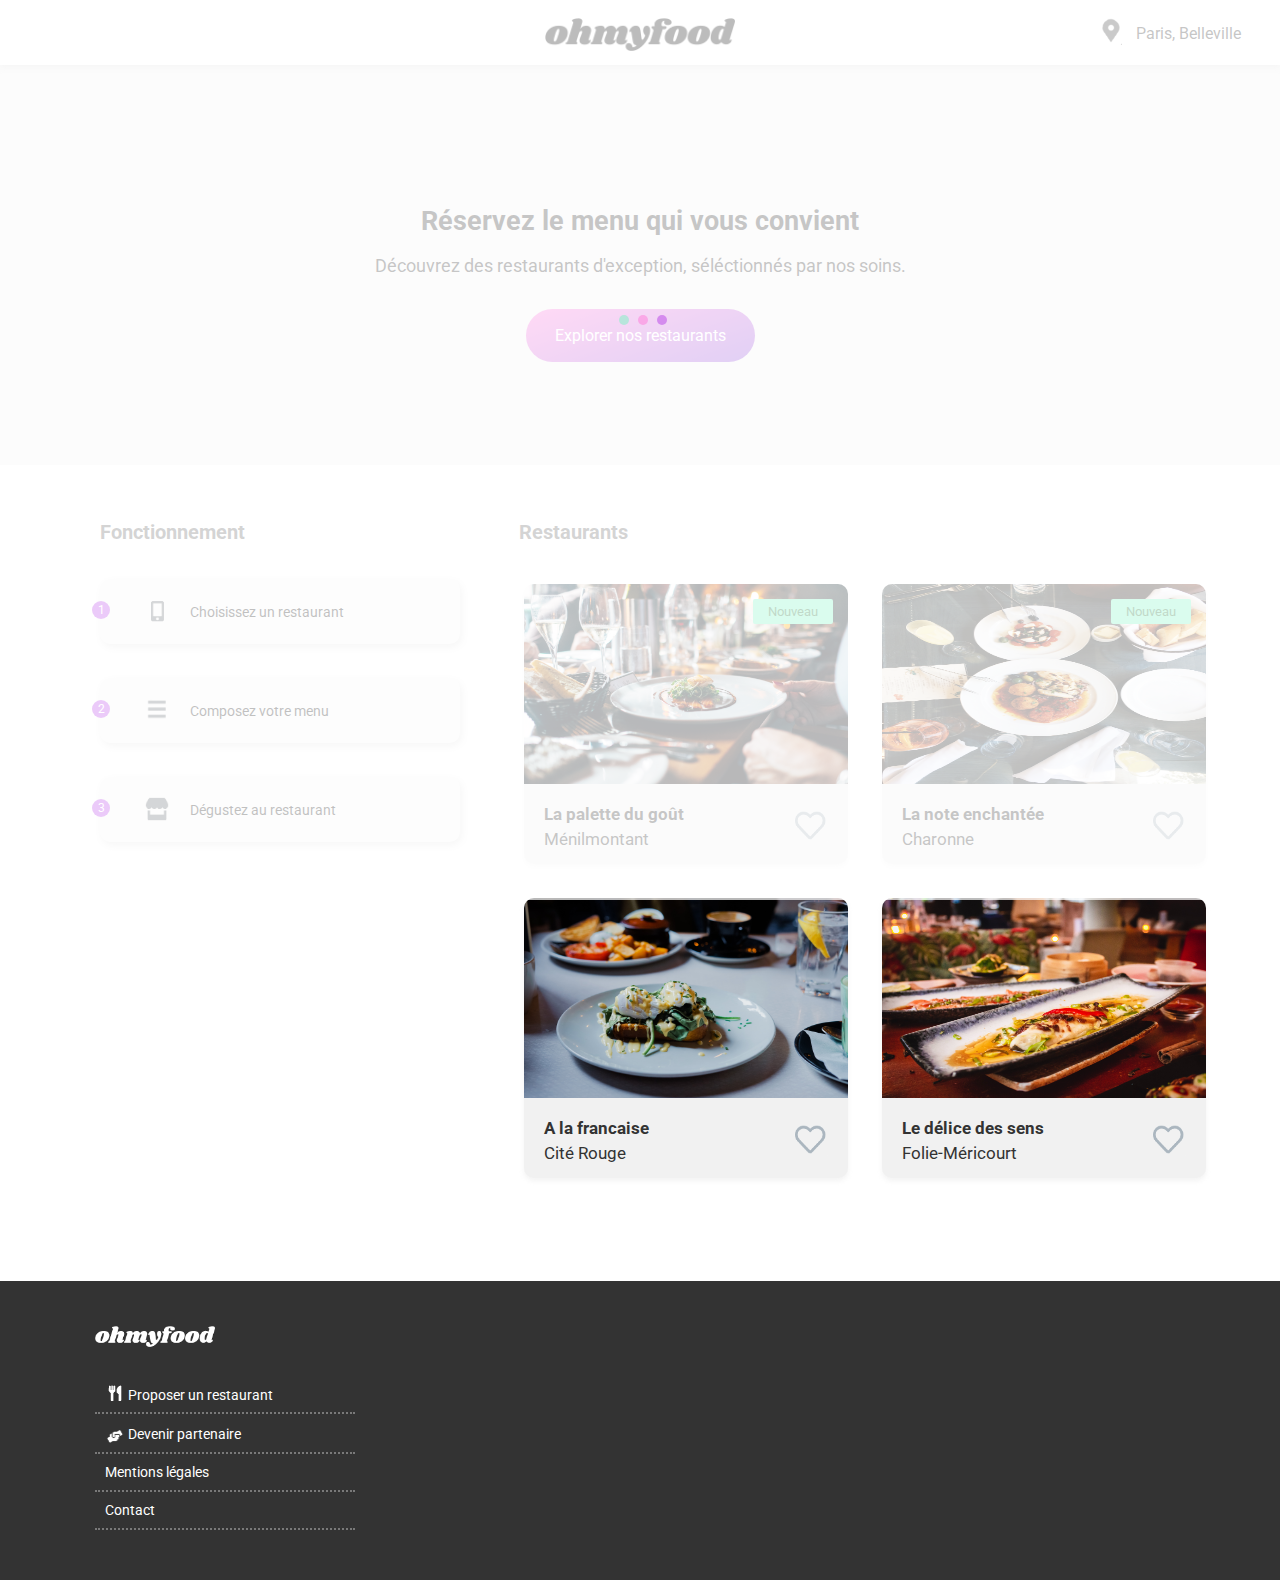
<file: index.html>
﻿<!DOCTYPE html>
<html lang="fr">
    <head>
        <meta http-equiv="Content-Type" content="text/html; charset=utf-8" />
        <meta
            name="viewport"
            content="width=device-width, target-densitydpi=device-dpi"
        />
        <link
            href="https://fonts.googleapis.com/css2?family=Roboto&family=Shrikhand&display=swap"
            rel="stylesheet"
        />
        <link rel="stylesheet" href="./style/sass/style.css" />
        <title>Ohmyfood</title>
    </head>

    <body>
        <div id="loading_content">
            <div id="load_spinner">
                <span class="l_spinner_part" id="l_spinner_part_1"></span>
                <span class="l_spinner_part" id="l_spinner_part_2"></span>
                <span class="l_spinner_part" id="l_spinner_part_3"></span>
            </div>
        </div>

        <header>
            <div class="head-navbar">
                <img
                    src="../images/logo/ohmyfood.png"
                    class="nav-banner"
                    alt="Logo principal"
                />
            </div>
            <div class="head-location">
                <div id="location-container">
                    <img
                        src="../images/logo/position_logo.png"
                        alt="Localisation"
                    />
                    <span>Paris, Belleville</span>
                </div>
            </div>
            <div class="head-intro">
                <div id="introduction">
                    <h1>Réservez le menu qui vous convient</h1>
                    <h3>
                        Découvrez des restaurants d'exception, séléctionnés par
                        nos soins.
                    </h3>
                    <div id="explore-btn">
                        <span>Explorer nos restaurants</span>
                    </div>
                </div>
            </div>
        </header>

        <section class="main-container">
            <div class="tutorial-s-1">
                <h3>Fonctionnement</h3>
                <div class="tutorial-title">
                    <span class="tuto-number">1</span>
                    <img src="../images/logo/phone_logo.png" alt="Phone logo" />
                    <span class="tuto-titlename">Choisissez un restaurant</span>
                </div>
                <div class="tutorial-title">
                    <span class="tuto-number">2</span>
                    <img src="../images/logo/menu_logo.png" alt="Menu logo" />
                    <span class="tuto-titlename">Composez votre menu</span>
                </div>
                <div class="tutorial-title">
                    <span class="tuto-number">3</span>
                    <img src="../images/logo/shop_logo.png" alt="Shop logo" />
                    <span class="tuto-titlename">Dégustez au restaurant</span>
                </div>
            </div>
            <div class="restaurants-s-1">
                <h3>Restaurants</h3>
                <a
                    href="restaurants/La%20palette%20du%20gout.html"
                    class="item-x"
                    ><!-- Restaurant n°1 -->
                    <div class="item-x-img">
                        <div class="item-x-badge">Nouveau</div>
                        <img
                            src="../images/restaurants/jay-wennington-N_Y88TWmGwA-unsplash.jpg"
                            alt=""
                        />
                    </div>
                    <span class="item-x-name">La palette du goût</span>
                    <span class="item-x-position">Ménilmontant</span>
                    <div class="item-x-like restau-p-like"></div>
                </a>
                <a href="restaurants/La%20note%20enchantée.html" class="item-x"
                    ><!-- Restaurant n°2 -->
                    <div class="item-x-img">
                        <div class="item-x-badge">Nouveau</div>
                        <img
                            src="../images/restaurants/stil-u2Lp8tXIcjw-unsplash.jpg"
                            alt=""
                        />
                    </div>
                    <span class="item-x-name">La note enchantée</span>
                    <span class="item-x-position">Charonne</span>
                    <div class="item-x-like restau-p-like"></div>
                </a>
                <a href="restaurants/A%20la%20francaise.html" class="item-x"
                    ><!-- Restaurant n°3 -->
                    <div class="item-x-img">
                        <img
                            src="../images/restaurants/toa-heftiba-DQKerTsQwi0-unsplash.jpg"
                            alt=""
                        />
                    </div>
                    <span class="item-x-name">A la francaise</span>
                    <span class="item-x-position">Cité Rouge</span>
                    <div class="item-x-like restau-p-like"></div>
                </a>
                <a
                    href="restaurants/Le%20délice%20des%20sens.html"
                    class="item-x"
                    ><!-- Restaurant n°4 -->
                    <div class="item-x-img">
                        <img
                            src="../images/restaurants/louis-hansel-shotsoflouis-qNBGVyOCY8Q-unsplash.jpg"
                            alt=""
                        />
                    </div>
                    <span class="item-x-name">Le délice des sens</span>
                    <span class="item-x-position">Folie-Méricourt</span>
                    <div class="item-x-like restau-p-like"></div>
                </a>
            </div>
        </section>

        <footer>
            <div class="footer-sizing">
                <img
                    src="../images/logo/ohmyfood.png"
                    id="footer-logo"
                    alt="Logo principal"
                />
                <a href="#" class="footer-btns">
                    <img src="../images/logo/eat_logo.png" alt="Miam logo" />
                    Proposer un restaurant
                </a>
                <a href="#" class="footer-btns">
                    <img
                        src="../images/logo/partenariat_logo.png"
                        alt="Partenariat logo"
                    />
                    Devenir partenaire
                </a>
                <a href="#" class="footer-btns">Mentions légales</a>
                <a href="mailto:contact@ohmyfood.com" class="footer-btns"
                    >Contact</a
                >
            </div>
        </footer>
    </body>
</html>
</file>
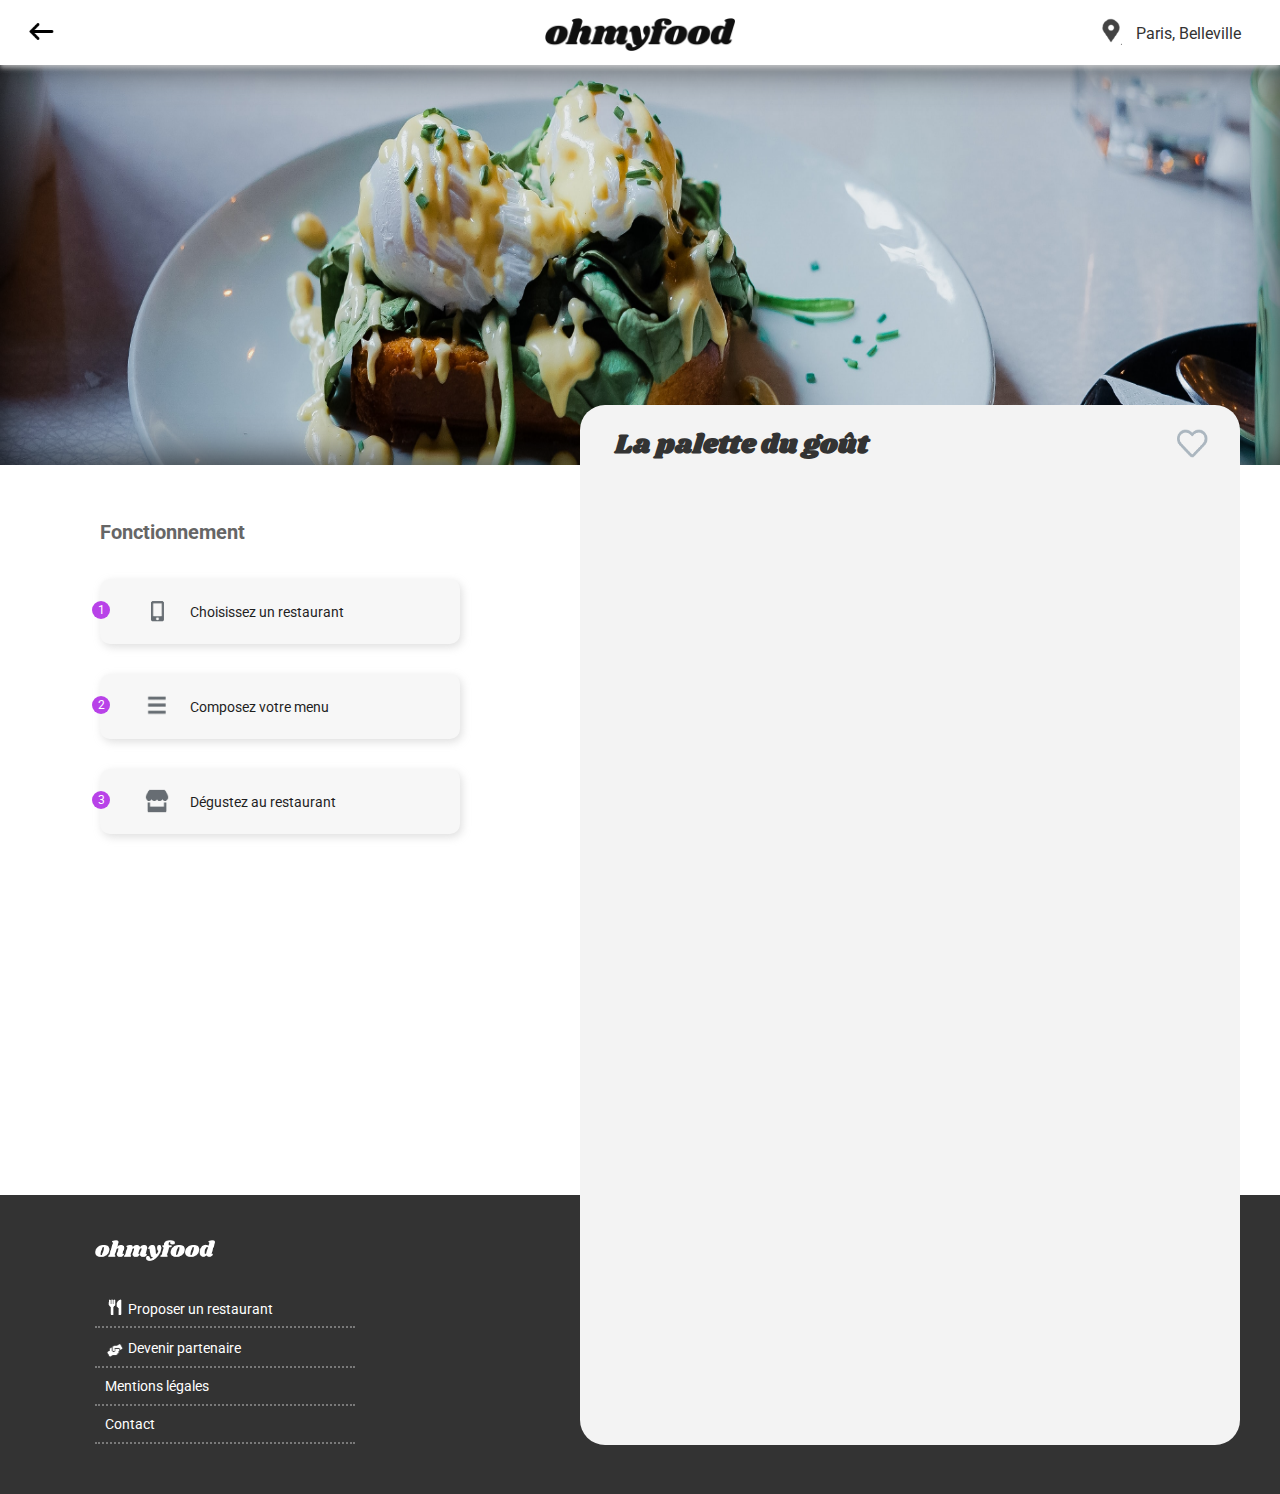
<file: restaurants/A la francaise.html>
﻿<!DOCTYPE html PUBLIC "-//W3C//DTD XHTML 1.0 Transitional//EN" "http://www.w3.org/TR/xhtml1/DTD/xhtml1-transitional.dtd">
<html xmlns="http://www.w3.org/1999/xhtml">
    <head>
        <meta http-equiv="Content-Type" content="text/html; charset=utf-8" />
        <meta
            name="viewport"
            content="width=device-width, target-densitydpi=device-dpi"
        />
        <link
            href="https://fonts.googleapis.com/css2?family=Roboto&family=Shrikhand&display=swap"
            rel="stylesheet"
        />
        <link rel="stylesheet" href="../style/sass/style.css" />
        <title>Ohmyfood</title>
    </head>

    <body>
        <header>
            <div class="head-navbar">
                <a href="../index.html">
                    <img src="../images/logo/arrow_logo.png" id="home-button" />
                </a>
                <img src="../images/logo/ohmyfood.png" class="nav-banner" />
            </div>
            <div class="head-location">
                <div id="location-container">
                    <img src="../images/logo/position_logo.png" />
                    <span>Paris, Belleville</span>
                </div>
            </div>
            <div class="head-intro head-restaurant head-background-3">
                <div id="introduction" class="hidden-intro">
                    <h1>Réservez le menu qui vous convient</h1>
                    <h3>
                        Découvrez des restaurants d'exception, séléctionnés par
                        nos soins.
                    </h3>
                    <div id="explore-btn">
                        <span>Explorer nos restaurants</span>
                    </div>
                </div>
            </div>
        </header>

        <section class="main-container">
            <div class="tutorial-s-1 hide-tutorial">
                <h3>Fonctionnement</h3>
                <div class="tutorial-title">
                    <span class="tuto-number">1</span>
                    <img src="../images/logo/phone_logo.png" />
                    <span class="tuto-titlename">Choisissez un restaurant</span>
                </div>
                <div class="tutorial-title">
                    <span class="tuto-number">2</span>
                    <img src="../images/logo/menu_logo.png" />
                    <span class="tuto-titlename">Composez votre menu</span>
                </div>
                <div class="tutorial-title">
                    <span class="tuto-number">3</span>
                    <img src="../images/logo/shop_logo.png" />
                    <span class="tuto-titlename">Dégustez au restaurant</span>
                </div>
            </div>
            <div class="menu-s-1">
                <h1>La palette du goût</h1>
                <div class="item-x-like restau-p-like"></div>
                <div class="menu-category m-cat-1">
                    <span class="m-cat-label">Entrées</span>
                    <ol class="m-content-list">
                        <li>
                            <p class="m-list-name">Tartate de poulpe acidulé</p>
                            <p class="m-list-sub">Aux zestes d'orange</p>
                            <div class="m-list-effect">
                                <span class="m-list-price">25€</span>
                            </div>
                        </li>
                        <li>
                            <p class="m-list-name">
                                Velouté de légumes d'antan
                            </p>
                            <p class="m-list-sub">
                                Carotte, panais, topinambour
                            </p>
                            <div class="m-list-effect">
                                <span class="m-list-price">35€</span>
                            </div>
                        </li>
                        <li>
                            <p class="m-list-name">Soupe à l'oignon</p>
                            <p class="m-list-sub">Revisitée</p>
                            <div class="m-list-effect">
                                <span class="m-list-price">20€</span>
                            </div>
                        </li>
                    </ol>
                </div>
                <div class="menu-category m-cat-2">
                    <span class="m-cat-label">Plats</span>
                    <ol class="m-content-list">
                        <li>
                            <p class="m-list-name">Coquilles Saint-Jacques</p>
                            <p class="m-list-sub">
                                Accompagnées d'un purée de panais
                            </p>
                            <div class="m-list-effect">
                                <span class="m-list-price">40€</span>
                            </div>
                        </li>
                        <li>
                            <p class="m-list-name">Magret de canard</p>
                            <p class="m-list-sub">
                                Et parmentier de pommes de terre
                            </p>
                            <div class="m-list-effect">
                                <span class="m-list-price">35€</span>
                            </div>
                        </li>
                        <li>
                            <p class="m-list-name">
                                Pigeonneau d'Ille-et-Vilaine
                            </p>
                            <p class="m-list-sub">
                                Sur son lit de gnocchis aux légumes
                            </p>
                            <div class="m-list-effect">
                                <span class="m-list-price">44€</span>
                            </div>
                        </li>
                    </ol>
                </div>
                <div class="menu-category m-cat-3">
                    <span class="m-cat-label">Desserts</span>
                    <ol class="m-content-list">
                        <li>
                            <p class="m-list-name">
                                Pétales de violettes glacés
                            </p>
                            <p class="m-list-sub">Et purée de noisettes</p>
                            <div class="m-list-effect">
                                <span class="m-list-price">18€</span>
                            </div>
                        </li>
                        <li>
                            <p class="m-list-name">Fondant au chocolat</p>
                            <p class="m-list-sub">Revisité</p>
                            <div class="m-list-effect">
                                <span class="m-list-price">22€</span>
                            </div>
                        </li>
                        <li>
                            <p class="m-list-name">Millefeuille croustillant</p>
                            <p class="m-list-sub">Myrtilles et pâte d'amande</p>
                            <div class="m-list-effect">
                                <span class="m-list-price">23€</span>
                            </div>
                        </li>
                    </ol>
                </div>
            </div>
        </section>

        <footer class="back-footer">
            <div class="footer-sizing">
                <img src="../images/logo/ohmyfood.png" id="footer-logo" />
                <a href="#" class="footer-btns">
                    <img src="../images/logo/eat_logo.png" />
                    Proposer un restaurant
                </a>
                <a href="#" class="footer-btns">
                    <img src="../images/logo/partenariat_logo.png" />
                    Devenir partenaire
                </a>
                <a href="#" class="footer-btns">Mentions légales</a>
                <a href="mailto:contact@ohmyfood.com" class="footer-btns"
                    >Contact</a
                >
            </div>
        </footer>
    </body>
</html>
</file>
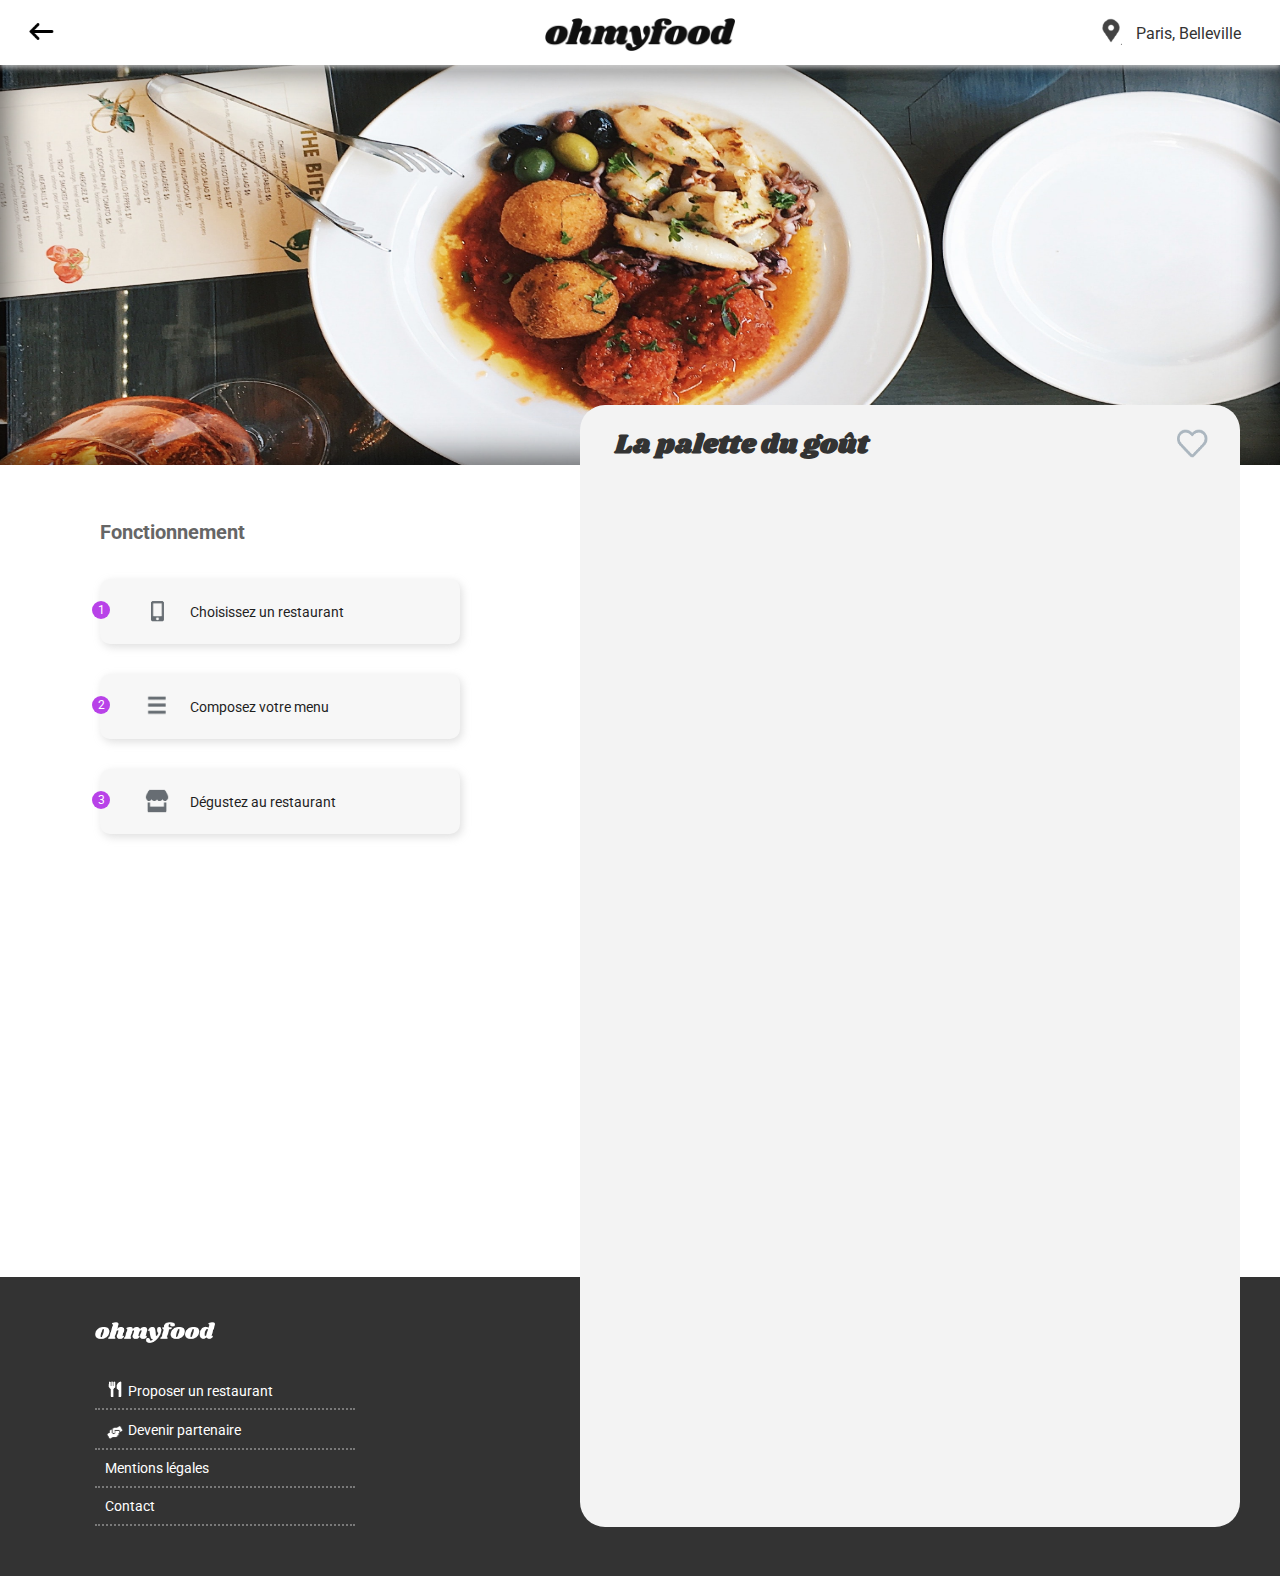
<file: restaurants/La note enchantée.html>
﻿<!DOCTYPE html PUBLIC "-//W3C//DTD XHTML 1.0 Transitional//EN" "http://www.w3.org/TR/xhtml1/DTD/xhtml1-transitional.dtd">
<html xmlns="http://www.w3.org/1999/xhtml">
    <head>
        <meta http-equiv="Content-Type" content="text/html; charset=utf-8" />
        <meta
            name="viewport"
            content="width=device-width, target-densitydpi=device-dpi"
        />
        <link
            href="https://fonts.googleapis.com/css2?family=Roboto&family=Shrikhand&display=swap"
            rel="stylesheet"
        />
        <link rel="stylesheet" href="../style/sass/style.css" />
        <title>Ohmyfood</title>
    </head>

    <body>
        <header>
            <div class="head-navbar">
                <a href="../index.html">
                    <img src="../images/logo/arrow_logo.png" id="home-button" />
                </a>
                <img src="../images/logo/ohmyfood.png" class="nav-banner" />
            </div>
            <div class="head-location">
                <div id="location-container">
                    <img src="../images/logo/position_logo.png" />
                    <span>Paris, Belleville</span>
                </div>
            </div>
            <div class="head-intro head-restaurant head-background-2">
                <div id="introduction" class="hidden-intro">
                    <h1>Réservez le menu qui vous convient</h1>
                    <h3>
                        Découvrez des restaurants d'exception, séléctionnés par
                        nos soins.
                    </h3>
                    <div id="explore-btn">
                        <span>Explorer nos restaurants</span>
                    </div>
                </div>
            </div>
        </header>

        <section class="main-container">
            <div class="tutorial-s-1 hide-tutorial">
                <h3>Fonctionnement</h3>
                <div class="tutorial-title">
                    <span class="tuto-number">1</span>
                    <img src="../images/logo/phone_logo.png" />
                    <span class="tuto-titlename">Choisissez un restaurant</span>
                </div>
                <div class="tutorial-title">
                    <span class="tuto-number">2</span>
                    <img src="../images/logo/menu_logo.png" />
                    <span class="tuto-titlename">Composez votre menu</span>
                </div>
                <div class="tutorial-title">
                    <span class="tuto-number">3</span>
                    <img src="../images/logo/shop_logo.png" />
                    <span class="tuto-titlename">Dégustez au restaurant</span>
                </div>
            </div>
            <div class="menu-s-1">
                <h1>La palette du goût</h1>
                <div class="item-x-like restau-p-like"></div>
                <div class="menu-category m-cat-1">
                    <span class="m-cat-label">Entrées</span>
                    <ol class="m-content-list">
                        <li>
                            <p class="m-list-name">Ravioles de foie gras</p>
                            <p class="m-list-sub">
                                Accompagnés de leur crème à la truffe
                            </p>
                            <div class="m-list-effect">
                                <span class="m-list-price">25€</span>
                            </div>
                        </li>
                        <li>
                            <p class="m-list-name">Caviar osciètre</p>
                            <p class="m-list-sub">
                                Sur blini à la farine de blé noir
                            </p>
                            <div class="m-list-effect">
                                <span class="m-list-price">35€</span>
                            </div>
                        </li>
                        <li>
                            <p class="m-list-name">
                                Homard et espuma de potiron
                            </p>
                            <p class="m-list-sub">Mariné aux zestes d'orange</p>
                            <div class="m-list-effect">
                                <span class="m-list-price">20€</span>
                            </div>
                        </li>
                        <li>
                            <p class="m-list-name">
                                Foie gras de canard cuit entier
                            </p>
                            <p class="m-list-sub">
                                Confiture de figue et pain toasté
                            </p>
                            <div class="m-list-effect">
                                <span class="m-list-price">35€</span>
                            </div>
                        </li>
                    </ol>
                </div>
                <div class="menu-category m-cat-2">
                    <span class="m-cat-label">Plats</span>
                    <ol class="m-content-list">
                        <li>
                            <p class="m-list-name">
                                Noix de coquilles Saint-Jacques
                            </p>
                            <p class="m-list-sub">
                                Sur lit de purée de céleri-rave
                            </p>
                            <div class="m-list-effect">
                                <span class="m-list-price">40€</span>
                            </div>
                        </li>
                        <li>
                            <p class="m-list-name">Langoustine poêlée</p>
                            <p class="m-list-sub">Purée de patate douce</p>
                            <div class="m-list-effect">
                                <span class="m-list-price">35€</span>
                            </div>
                        </li>
                        <li>
                            <p class="m-list-name">Mijoté de queue de boeuf</p>
                            <p class="m-list-sub">
                                Et riz sauvage aux zestes de citron
                            </p>
                            <div class="m-list-effect">
                                <span class="m-list-price">44€</span>
                            </div>
                        </li>
                    </ol>
                </div>
                <div class="menu-category m-cat-3">
                    <span class="m-cat-label">Desserts</span>
                    <ol class="m-content-list">
                        <li>
                            <p class="m-list-name">
                                Macaron noisette et chocolat
                            </p>
                            <p class="m-list-sub">
                                Glace au caramel brun et sel de Guérande
                            </p>
                            <div class="m-list-effect">
                                <span class="m-list-price">18€</span>
                            </div>
                        </li>
                        <li>
                            <p class="m-list-name">Baba au rhum revisité</p>
                            <p class="m-list-sub">Avec son coulis de citron</p>
                            <div class="m-list-effect">
                                <span class="m-list-price">22€</span>
                            </div>
                        </li>
                        <li>
                            <p class="m-list-name">Tarte au citron meringuée</p>
                            <p class="m-list-sub">Déstructurée</p>
                            <div class="m-list-effect">
                                <span class="m-list-price">23€</span>
                            </div>
                        </li>
                    </ol>
                </div>
            </div>
        </section>

        <footer class="back-footer">
            <div class="footer-sizing">
                <img src="../images/logo/ohmyfood.png" id="footer-logo" />
                <a href="#" class="footer-btns">
                    <img src="../images/logo/eat_logo.png" />
                    Proposer un restaurant
                </a>
                <a href="#" class="footer-btns">
                    <img src="../images/logo/partenariat_logo.png" />
                    Devenir partenaire
                </a>
                <a href="#" class="footer-btns">Mentions légales</a>
                <a href="mailto:contact@ohmyfood.com" class="footer-btns"
                    >Contact</a
                >
            </div>
        </footer>
    </body>
</html>
</file>
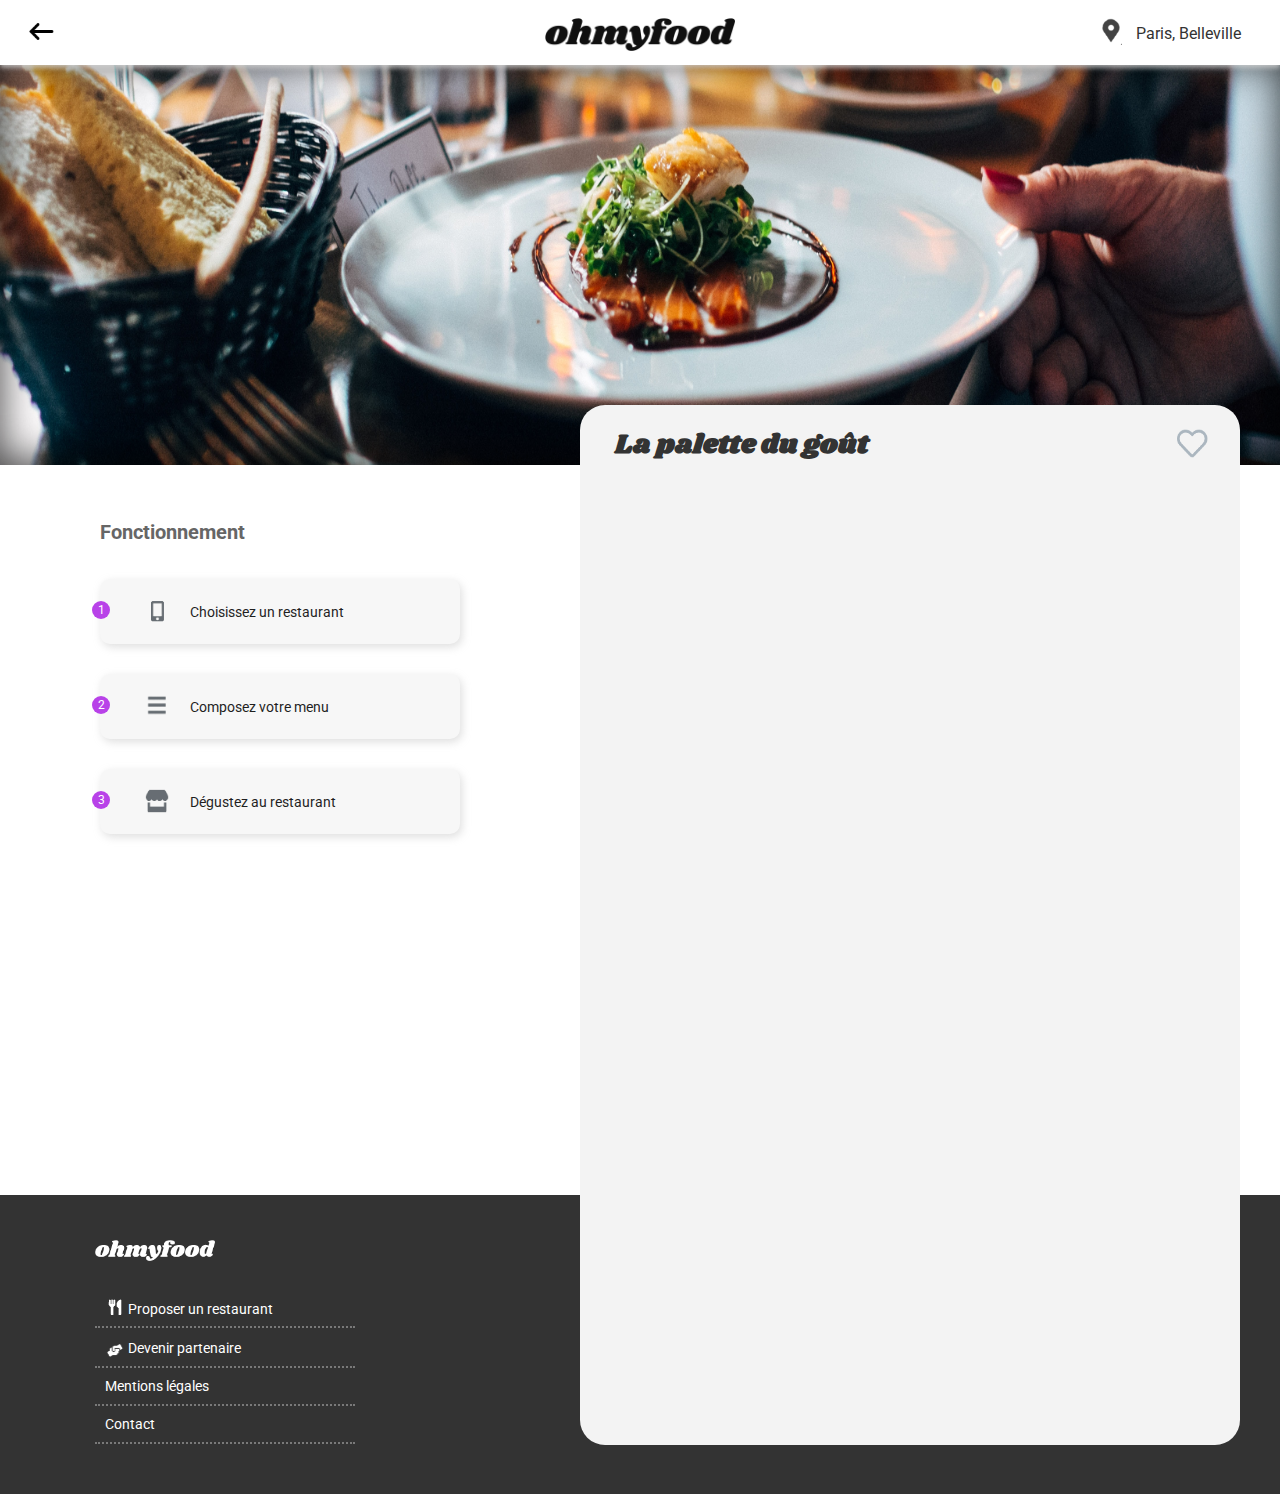
<file: restaurants/La palette du gout.html>
﻿<!DOCTYPE html PUBLIC "-//W3C//DTD XHTML 1.0 Transitional//EN" "http://www.w3.org/TR/xhtml1/DTD/xhtml1-transitional.dtd">
<html xmlns="http://www.w3.org/1999/xhtml">
    <head>
        <meta http-equiv="Content-Type" content="text/html; charset=utf-8" />
        <meta
            name="viewport"
            content="width=device-width, target-densitydpi=device-dpi"
        />
        <link
            href="https://fonts.googleapis.com/css2?family=Roboto&family=Shrikhand&display=swap"
            rel="stylesheet"
        />
        <link rel="stylesheet" href="../style/sass/style.css" />
        <title>Ohmyfood</title>
    </head>

    <body>
        <header>
            <div class="head-navbar">
                <a href="../index.html">
                    <img src="../images/logo/arrow_logo.png" id="home-button" />
                </a>
                <img src="../images/logo/ohmyfood.png" class="nav-banner" />
            </div>
            <div class="head-location">
                <div id="location-container">
                    <img src="../images/logo/position_logo.png" />
                    <span>Paris, Belleville</span>
                </div>
            </div>
            <div class="head-intro head-restaurant head-background-1">
                <div id="introduction" class="hidden-intro">
                    <h1>Réservez le menu qui vous convient</h1>
                    <h3>
                        Découvrez des restaurants d'exception, séléctionnés par
                        nos soins.
                    </h3>
                    <div id="explore-btn">
                        <span>Explorer nos restaurants</span>
                    </div>
                </div>
            </div>
        </header>

        <section class="main-container">
            <div class="tutorial-s-1 hide-tutorial">
                <h3>Fonctionnement</h3>
                <div class="tutorial-title">
                    <span class="tuto-number">1</span>
                    <img src="../images/logo/phone_logo.png" />
                    <span class="tuto-titlename">Choisissez un restaurant</span>
                </div>
                <div class="tutorial-title">
                    <span class="tuto-number">2</span>
                    <img src="../images/logo/menu_logo.png" />
                    <span class="tuto-titlename">Composez votre menu</span>
                </div>
                <div class="tutorial-title">
                    <span class="tuto-number">3</span>
                    <img src="../images/logo/shop_logo.png" />
                    <span class="tuto-titlename">Dégustez au restaurant</span>
                </div>
            </div>
            <div class="menu-s-1">
                <h1>La palette du goût</h1>
                <div class="item-x-like restau-p-like"></div>
                <div class="menu-category m-cat-1">
                    <span class="m-cat-label">Entrées</span>
                    <ol class="m-content-list">
                        <li>
                            <p class="m-list-name">Fricassée d'escargot</p>
                            <p class="m-list-sub">Au piment d'Espelette</p>
                            <div class="m-list-effect">
                                <span class="m-list-price">25€</span>
                            </div>
                        </li>
                        <li>
                            <p class="m-list-name">
                                Foie gras de canard mi-cuit
                            </p>
                            <p class="m-list-sub">
                                Et ses copeaux de truffe noire
                            </p>
                            <div class="m-list-effect">
                                <span class="m-list-price">35€</span>
                            </div>
                        </li>
                        <li>
                            <p class="m-list-name">Oeuf au plat</p>
                            <p class="m-list-sub">
                                Assaisonné à la truffe sur lit de caviar
                            </p>
                            <div class="m-list-effect">
                                <span class="m-list-price">20€</span>
                            </div>
                        </li>
                    </ol>
                </div>
                <div class="menu-category m-cat-2">
                    <span class="m-cat-label">Plats</span>
                    <ol class="m-content-list">
                        <li>
                            <p class="m-list-name">Filet de boeuf aux herbes</p>
                            <p class="m-list-sub">
                                Accompagné de sa ribambelle de légumes
                            </p>
                            <div class="m-list-effect">
                                <span class="m-list-price">40€</span>
                            </div>
                        </li>
                        <li>
                            <p class="m-list-name">
                                Parmentier de queue de boeuf
                            </p>
                            <p class="m-list-sub">
                                A la truffe noire sur sa purée de panais
                            </p>
                            <div class="m-list-effect">
                                <span class="m-list-price">35€</span>
                            </div>
                        </li>
                        <li>
                            <p class="m-list-name">Filet de turbot</p>
                            <p class="m-list-sub">Aux agrumes</p>
                            <div class="m-list-effect">
                                <span class="m-list-price">44€</span>
                            </div>
                        </li>
                    </ol>
                </div>
                <div class="menu-category m-cat-3">
                    <span class="m-cat-label">Desserts</span>
                    <ol class="m-content-list">
                        <li>
                            <p class="m-list-name">Paris-Brest</p>
                            <p class="m-list-sub">Revisité</p>
                            <div class="m-list-effect">
                                <span class="m-list-price">18€</span>
                            </div>
                        </li>
                        <li>
                            <p class="m-list-name">
                                Macaron au chocolat d'exception
                            </p>
                            <p class="m-list-sub">
                                Et glace à la vanille de Madagascar
                            </p>
                            <div class="m-list-effect">
                                <span class="m-list-price">22€</span>
                            </div>
                        </li>
                        <li>
                            <p class="m-list-name">Mousse au chocolat</p>
                            <p class="m-list-sub">
                                Au piment d'Espelette et à la truffe noire
                            </p>
                            <div class="m-list-effect">
                                <span class="m-list-price">23€</span>
                            </div>
                        </li>
                    </ol>
                </div>
            </div>
        </section>

        <footer class="back-footer">
            <div class="footer-sizing">
                <img src="../images/logo/ohmyfood.png" id="footer-logo" />
                <a href="#" class="footer-btns">
                    <img src="../images/logo/eat_logo.png" />
                    Proposer un restaurant
                </a>
                <a href="#" class="footer-btns">
                    <img src="../images/logo/partenariat_logo.png" />
                    Devenir partenaire
                </a>
                <a href="#" class="footer-btns">Mentions légales</a>
                <a href="mailto:contact@ohmyfood.com" class="footer-btns"
                    >Contact</a
                >
            </div>
        </footer>
    </body>
</html>
</file>
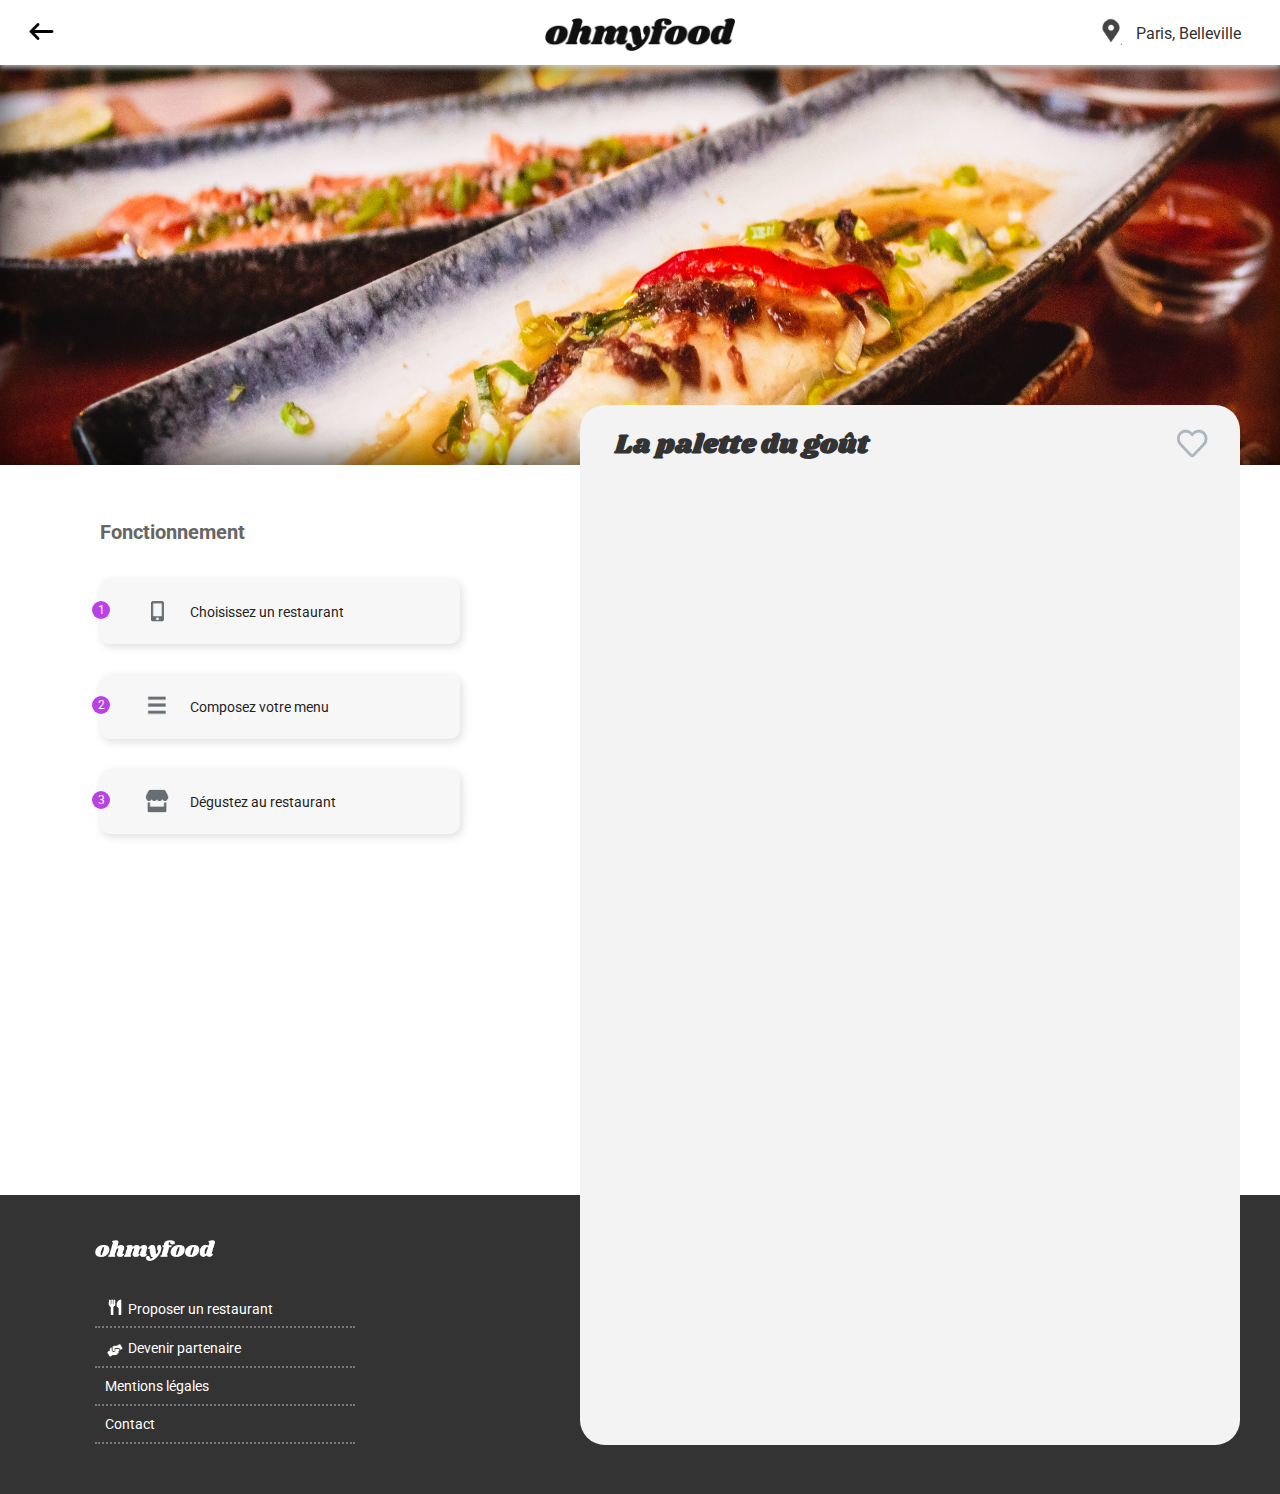
<file: restaurants/Le délice des sens.html>
﻿<!DOCTYPE html PUBLIC "-//W3C//DTD XHTML 1.0 Transitional//EN" "http://www.w3.org/TR/xhtml1/DTD/xhtml1-transitional.dtd">
<html xmlns="http://www.w3.org/1999/xhtml">
    <head>
        <meta http-equiv="Content-Type" content="text/html; charset=utf-8" />
        <meta
            name="viewport"
            content="width=device-width, target-densitydpi=device-dpi"
        />
        <link
            href="https://fonts.googleapis.com/css2?family=Roboto&family=Shrikhand&display=swap"
            rel="stylesheet"
        />
        <link rel="stylesheet" href="../style/sass/style.css" />
        <title>Ohmyfood</title>
    </head>

    <body>
        <header>
            <div class="head-navbar">
                <a href="../index.html">
                    <img src="../images/logo/arrow_logo.png" id="home-button" />
                </a>
                <img src="../images/logo/ohmyfood.png" class="nav-banner" />
            </div>
            <div class="head-location">
                <div id="location-container">
                    <img src="../images/logo/position_logo.png" />
                    <span>Paris, Belleville</span>
                </div>
            </div>
            <div class="head-intro head-restaurant head-background-4">
                <div id="introduction" class="hidden-intro">
                    <h1>Réservez le menu qui vous convient</h1>
                    <h3>
                        Découvrez des restaurants d'exception, séléctionnés par
                        nos soins.
                    </h3>
                    <div id="explore-btn">
                        <span>Explorer nos restaurants</span>
                    </div>
                </div>
            </div>
        </header>

        <section class="main-container">
            <div class="tutorial-s-1 hide-tutorial">
                <h3>Fonctionnement</h3>
                <div class="tutorial-title">
                    <span class="tuto-number">1</span>
                    <img src="../images/logo/phone_logo.png" />
                    <span class="tuto-titlename">Choisissez un restaurant</span>
                </div>
                <div class="tutorial-title">
                    <span class="tuto-number">2</span>
                    <img src="../images/logo/menu_logo.png" />
                    <span class="tuto-titlename">Composez votre menu</span>
                </div>
                <div class="tutorial-title">
                    <span class="tuto-number">3</span>
                    <img src="../images/logo/shop_logo.png" />
                    <span class="tuto-titlename">Dégustez au restaurant</span>
                </div>
            </div>
            <div class="menu-s-1">
                <h1>La palette du goût</h1>
                <div class="item-x-like restau-p-like"></div>
                <div class="menu-category m-cat-1">
                    <span class="m-cat-label">Entrées</span>
                    <ol class="m-content-list">
                        <li>
                            <p class="m-list-name">Tartare de thon</p>
                            <p class="m-list-sub">Assaisonné au yuzu</p>
                            <div class="m-list-effect">
                                <span class="m-list-price">25€</span>
                            </div>
                        </li>
                        <li>
                            <p class="m-list-name">
                                Bouchée de homard croustillant
                            </p>
                            <p class="m-list-sub">
                                Et sa farandole de petits légumes
                            </p>
                            <div class="m-list-effect">
                                <span class="m-list-price">35€</span>
                            </div>
                        </li>
                        <li>
                            <p class="m-list-name">Velouté de cèpes</p>
                            <p class="m-list-sub">Aux truffes</p>
                            <div class="m-list-effect">
                                <span class="m-list-price">20€</span>
                            </div>
                        </li>
                    </ol>
                </div>
                <div class="menu-category m-cat-2">
                    <span class="m-cat-label">Plats</span>
                    <ol class="m-content-list">
                        <li>
                            <p class="m-list-name">
                                Poulet rôti aux herbes de Provence
                            </p>
                            <p class="m-list-sub">Et sa crème de truffe</p>
                            <div class="m-list-effect">
                                <span class="m-list-price">40€</span>
                            </div>
                        </li>
                        <li>
                            <p class="m-list-name">Langouste rôtie</p>
                            <p class="m-list-sub">Et ses légumes de saison</p>
                            <div class="m-list-effect">
                                <span class="m-list-price">35€</span>
                            </div>
                        </li>
                        <li>
                            <p class="m-list-name">Côte de boeuf Angus</p>
                            <p class="m-list-sub">Et sa purée de panais</p>
                            <div class="m-list-effect">
                                <span class="m-list-price">44€</span>
                            </div>
                        </li>
                    </ol>
                </div>
                <div class="menu-category m-cat-3">
                    <span class="m-cat-label">Desserts</span>
                    <ol class="m-content-list">
                        <li>
                            <p class="m-list-name">Farandole de desserts</p>
                            <p class="m-list-sub">Du chef</p>
                            <div class="m-list-effect">
                                <span class="m-list-price">18€</span>
                            </div>
                        </li>
                        <li>
                            <p class="m-list-name">Crème brulée</p>
                            <p class="m-list-sub">Revisitée</p>
                            <div class="m-list-effect">
                                <span class="m-list-price">22€</span>
                            </div>
                        </li>
                        <li>
                            <p class="m-list-name">Tiramisu</p>
                            <p class="m-list-sub">A la noisette</p>
                            <div class="m-list-effect">
                                <span class="m-list-price">23€</span>
                            </div>
                        </li>
                    </ol>
                </div>
            </div>
        </section>

        <footer class="back-footer">
            <div class="footer-sizing">
                <img src="../images/logo/ohmyfood.png" id="footer-logo" />
                <a href="#" class="footer-btns">
                    <img src="../images/logo/eat_logo.png" />
                    Proposer un restaurant
                </a>
                <a href="#" class="footer-btns">
                    <img src="../images/logo/partenariat_logo.png" />
                    Devenir partenaire
                </a>
                <a href="#" class="footer-btns">Mentions légales</a>
                <a href="mailto:contact@ohmyfood.com" class="footer-btns"
                    >Contact</a
                >
            </div>
        </footer>
    </body>
</html>
</file>
<file: style/sass/style.css>
#loading_content {
    position: fixed;
    top: 0px;
    left: 0px;
    width: 100%;
    height: 100%;
    background-color: #ffffffb8;
    z-index: 10;
    animation: hide_loading 5s both;
    -moz-animation: hide_loading 5s both;
    -webkit-animation: hide_loading 5s both;
    -o-animation: hide_loading 5s both;
}

@keyframes hide_loading {
    80% {
        opacity: 1;
    }
    100% {
        opacity: 0;
        display: none;
        pointer-events: none;
    }
}
@-moz-keyframes hide_loading {
    /* sur Firefox */
    80% {
        opacity: 1;
    }
    100% {
        opacity: 0;
        display: none;
        pointer-events: none;
    }
}
@-webkit-keyframes hide_loading {
    /* sur Safari et Chrome */
    80% {
        opacity: 1;
    }
    100% {
        opacity: 0;
        display: none;
        pointer-events: none;
    }
}
@-o-keyframes hide_loading {
    /* sur Opera */
    80% {
        opacity: 1;
    }
    100% {
        opacity: 0;
        display: none;
        pointer-events: none;
    }
}
#loading_content #load_spinner {
    position: relative;
    top: 300px;
    width: 75px;
    height: 45px;
    display: inline-block;
    padding: 10px;
}

#loading_content #load_spinner .l_spinner_part {
    width: 10px;
    height: 10px;
    border-radius: 100%;
    background-color: #b842e8;
    margin-left: 5px;
    display: inline-block;
    opacity: 0.5;
    animation: anim_spinner 1s infinite;
    -moz-animation: anim_spinner 1s infinite;
    -webkit-animation: anim_spinner 1s infinite;
    -o-animation: anim_spinner 1s infinite;
}

#loading_content #load_spinner #l_spinner_part_1 {
    animation-delay: 0s;
    background-color: #7af3c1;
}

#loading_content #load_spinner #l_spinner_part_2 {
    animation-delay: 0.25s;
    background-color: #ff79da;
}

#loading_content #load_spinner #l_spinner_part_3 {
    animation-delay: 0.5s;
}

@keyframes anim_spinner {
    from {
        transform: scale(1);
    }
    50% {
        transform: scale(1.3);
        opacity: 1;
    }
    to {
        transform: scale(1);
    }
}
@-moz-keyframes anim_spinner {
    /* sur Firefox */
    from {
        transform: scale(1);
    }
    50% {
        transform: scale(1.3);
        opacity: 1;
    }
    to {
        transform: scale(1);
    }
}
@-webkit-keyframes anim_spinner {
    /* sur Safari et Chrome */
    from {
        transform: scale(1);
    }
    50% {
        transform: scale(1.3);
        opacity: 1;
    }
    to {
        transform: scale(1);
    }
}
@-o-keyframes anim_spinner {
    /* sur Opera */
    from {
        transform: scale(1);
    }
    50% {
        transform: scale(1.3);
        opacity: 1;
    }
    to {
        transform: scale(1);
    }
}
header {
    position: relative;
    width: 100%;
}

header .head-navbar {
    position: relative;
    width: 100%;
    height: 65px;
    -webkit-box-shadow: 0px 3px 5px 0px rgba(0, 0, 0, 0.75);
    -moz-box-shadow: 0px 3px 5px 0px rgba(0, 0, 0, 0.75);
    box-shadow: 0px 3px 5px 0px rgba(217, 217, 217, 0.75);
    z-index: 1;
}

header .head-navbar #home-button {
    position: absolute;
    margin: 9px;
    left: 10px;
    width: 35px;
    cursor: pointer;
    transform: rotate(90deg);
    transition-duration: 0.2s;
    border: 2px solid transparent;
    border-radius: 45px;
    padding: 3px;
}

header .head-navbar #home-button:hover {
    opacity: 0.7;
    border: 2px solid #333;
}

header .head-navbar .nav-banner {
    width: 190px;
    margin-top: 18px;
}

header .head-location {
    position: absolute;
    right: 0px;
    height: 65px;
    top: 65px;
    width: 100%;
    background-color: #e2e2e2;
}
@media (min-width: 700px) {
    header .head-location {
        top: 0px;
        width: 220px;
        background-color: transparent;
    }
}

header .head-location #location-container {
    width: 180px;
    height: 45px;
    margin: 10px;
    display: inline-block;
}

header .head-location #location-container img {
    display: inline-block;
    width: 22px;
    position: relative;
    top: 6px;
}

header .head-location #location-container span {
    display: inline-block;
    margin-left: 10px;
}

header .head-intro {
    width: 100%;
    padding-top: 70px;
    height: 330px;
    background-color: #f2f2f2;
    display: inline-block;
}

header .head-background-1 {
    background: url("../../images/restaurants/jay-wennington-N_Y88TWmGwA-unsplash.jpg")
        no-repeat;
}

header .head-background-2 {
    background: url("../../images/restaurants/stil-u2Lp8tXIcjw-unsplash.jpg")
        no-repeat;
}

header .head-background-3 {
    background: url("../../images/restaurants/toa-heftiba-DQKerTsQwi0-unsplash.jpg")
        no-repeat;
}

header .head-background-4 {
    background: url("../../images/restaurants/louis-hansel-shotsoflouis-qNBGVyOCY8Q-unsplash.jpg")
        no-repeat;
}

header .head-restaurant {
    background-size: 100% 110%;
    background-position: 0px 60%;
    -webkit-box-shadow: inset 0px -3px 40px 0px #000000c4;
    -moz-box-shadow: inset 0px -3px 40px 0px #000000c4;
    box-shadow: inset 0px -3px 40px 0px #000000c4;
}
@media (min-width: 700px) {
    header .head-restaurant {
        background-size: 100% 220%;
    }
}
@media (min-width: 1200px) {
    header .head-restaurant {
        background-size: 100% 300%;
    }
}

header .head-intro .hidden-intro {
    display: none;
}

header .head-intro #introduction {
    margin-top: 70px;
    width: 100%;
    cursor: default;
}

header .head-intro #introduction h1 {
    font-size: 27px;
}

header .head-intro #introduction h3 {
    font-weight: normal;
    font-size: 18px;
}

header .head-intro #introduction #explore-btn {
    width: 195px;
    color: white;
    cursor: pointer;
    display: inline-block;
    padding: 17px;
    background-color: gray;
    border-radius: 45px;
    margin-top: 15px;
    background: #9356dc;
    background: linear-gradient(340deg, #9356dc 0%, #ff79da 100%);
    transition-duration: 0.2s;
}

header .head-intro #introduction #explore-btn:hover {
    opacity: 0.8;
    transform: scale(1.05);
}

.main-container {
    width: 100%;
    display: inline-block;
}
@media (min-width: 1200px) {
    .main-container {
        width: 1200px;
    }
}

.main-container .hide-tutorial {
    display: block;
}

.main-container .tutorial-s-1 {
    margin-top: 20px;
    position: relative;
    width: 72%;
    display: inline-block;
}
@media (min-width: 700px) {
    .main-container .tutorial-s-1 {
        margin-top: 35px;
        float: left;
        left: 8%;
        width: 35%;
    }
}
@media (min-width: 992px) {
    .main-container .tutorial-s-1 {
        margin-top: 35px;
        float: left;
        left: 5%;
        width: 30%;
    }
}
@media (min-width: 1200px) {
    .main-container .tutorial-s-1 {
        margin-top: 35px;
        left: 5%;
        width: 360px;
    }
}

.main-container .tutorial-s-1 h3 {
    position: relative;
    font-size: 20px;
    color: #666;
    float: left;
}

.main-container .tutorial-s-1 .tutorial-title {
    position: relative;
    width: 100%;
    border-radius: 10px;
    height: 65px;
    margin: 15px 0px 15px 0px;
    background-color: #f7f7f7;
    box-shadow: 2px 3px 9px 0px rgba(212, 212, 212, 0.75);
    transition-duration: 0.25s;
    cursor: pointer;
    transition: all 0.5s;
    display: inline-block;
}
.main-container .tutorial-s-1 .tutorial-title:hover {
    background-color: #b942e818;
    transition: all 0.5s;
}

.main-container .tutorial-s-1 .tutorial-title:hover {
    transform: scale(1.02);
    box-shadow: 2px 8px 15px 0px #e2e2e2;
}

.main-container .tutorial-s-1 .tutorial-title .tuto-number {
    position: absolute;
    left: -8px;
    width: 18px;
    top: 22px;
    height: 16px;
    background-color: #b842e8;
    border-radius: 70px;
    font-size: 12px;
    padding: 2px 0px 0px 0px;
    color: white;
}

.main-container .tutorial-s-1 .tutorial-title img {
    width: 24px;
    height: 28px;
    position: absolute;
    top: 18px;
    left: 45px;
    filter: brightness(0.6);
}

.main-container .tutorial-s-1 .tutorial-title .tuto-titlename {
    float: left;
    font-size: 14px;
    color: #1f1f1f;
    position: relative;
    top: 25px;
    left: 90px;
}

.main-container .restaurants-s-1 {
    margin-top: 20px;
    position: relative;
    height: 100%;
    padding-bottom: 70px;
    width: 83%;
    display: inline-block;
}
@media (min-width: 700px) {
    .main-container .restaurants-s-1 {
        width: 55%;
        margin: 15px;
        float: right;
    }
}
@media (min-width: 992px) {
    .main-container .restaurants-s-1 {
        width: 62%;
        margin: 15px;
        float: right;
    }
}
@media (min-width: 1200px) {
    .main-container .restaurants-s-1 {
        width: 60%;
        margin: 15px;
    }
}

.main-container .restaurants-s-1 h3 {
    text-align: left;
    margin-top: 40px;
    font-size: 20px;
    color: #666;
}
@media (min-width: 700px) {
    .main-container .restaurants-s-1 h3 {
        margin-left: 12%;
    }
}
@media (min-width: 992px) {
    .main-container .restaurants-s-1 h3 {
        margin-left: 8%;
    }
}
@media (min-width: 1200px) {
    .main-container .restaurants-s-1 h3 {
        margin-left: 2%;
    }
}

.main-container .restaurants-s-1 .item-x {
    text-decoration: none;
    color: #333;
    position: relative;
    top: 5px;
    display: inline-block;
    margin: 15px 0px 15px 0px;
    width: 100%;
    height: 280px;
    background-color: #f1f1f1;
    box-shadow: 0px 3px 5px 0px rgba(239, 239, 239, 0.75);
    border-radius: 10px;
    overflow: hidden;
    text-align: left;
    cursor: pointer;
    transition-duration: 0.25s;
}
@media (min-width: 700px) {
    .main-container .restaurants-s-1 .item-x {
        width: 80%;
        margin: 15px;
    }
}
@media (min-width: 992px) {
    .main-container .restaurants-s-1 .item-x {
        width: 40%;
        margin: 15px;
    }
}
@media (min-width: 1200px) {
    .main-container .restaurants-s-1 .item-x {
        width: 45%;
        margin: 15px;
    }
}

.main-container .restaurants-s-1 .item-x:hover {
    opacity: 0.8;
}

.main-container .restaurants-s-1 .item-x .item-x-img .item-x-badge {
    position: absolute;
    top: 15px;
    right: 15px;
    border-radius: 2px;
    color: #20753a;
    font-size: 13px;
    padding: 5px 15px 5px 15px;
    background-color: #7af3c1;
    z-index: 1;
    pointer-events: none;
}

.main-container .restaurants-s-1 .item-x .item-x-img {
    display: block;
    width: 100%;
    height: 200px;
    overflow: hidden;
}

.main-container .restaurants-s-1 .item-x .item-x-img img {
    width: 100%;
    height: 100%;
    transition-duration: 0.25s;
}

.main-container .restaurants-s-1 .item-x .item-x-img img:hover {
    transform: scale(1.25);
}

.main-container .restaurants-s-1 .item-x .item-x-name {
    font-weight: bold;
    font-size: 17px;
    margin: 20px;
    margin-bottom: 0px;
    display: block;
}

.main-container .restaurants-s-1 .item-x .item-x-position {
    font-size: 17px;
    margin: 20px;
    margin-top: 5px;
    display: block;
}

.main-container .item-x-like {
    position: absolute;
    bottom: 22px;
    width: 35px;
    height: 35px;
    right: 20px;
    cursor: pointer;
    background: url("../../images/logo/like_logo.png") no-repeat;
    background-size: 35px 35px;
    transition: all 0.3s;
}

.main-container .item-x-like::after {
    content: "";
    background: url("../../images/logo/likeset_logo.png") no-repeat;
    background-size: 35px 35px;
    position: absolute;
    top: 0;
    left: 0;
    width: 100%;
    height: 0%;
    opacity: 0;
    transition: all 0.8s;
    overflow: hidden;
}

.main-container .item-x-like:hover::after {
    background: url("../../images/logo/likeset_logo.png") no-repeat;
    background-size: 35px 35px;
    height: 100%;
    opacity: 1;
    transition: all 0.8s;
}

.main-container .hide-tutorial {
    display: none;
}
@media (min-width: 1200px) {
    .main-container .hide-tutorial {
        display: block;
    }
}

.main-container .menu-s-1 {
    position: relative;
    margin-left: 10%;
    border-radius: 25px;
    margin-bottom: 30px;
    background-color: #f3f3f3;
    text-align: left;
    float: left;
    margin-top: -60px;
    margin-left: 0px;
    margin-bottom: 0px;
    border-bottom-right-radius: 0px;
    border-bottom-left-radius: 0px;
    width: 100%;
}
@media (min-width: 1200px) {
    .main-container .menu-s-1 {
        float: right;
        width: 55%;
        border-bottom-right-radius: 25px;
        border-bottom-left-radius: 25px;
    }
}

.main-container .menu-s-1 h1 {
    font-family: Shrikhand;
    font-size: 27px;
    margin: 20px;
    margin-left: 35px;
}

.main-container .menu-s-1 .restau-p-like {
    position: absolute;
    bottom: inherit;
    top: 20px;
    right: 30px;
}

.main-container .menu-s-1 .menu-category {
    display: block;
    max-width: 100%;
    margin: 32px;
    animation: fadein 1.5s both;
    -moz-animation: fadein 1.5s both;
    -webkit-animation: fadein 1.5s both;
    -o-animation: fadein 1.5s both;
    opacity: 0;
}

.main-container .menu-s-1 .m-cat-1 {
    animation-delay: 0.5s;
}

.main-container .menu-s-1 .m-cat-2 {
    animation-delay: 1s;
}

.main-container .menu-s-1 .m-cat-3 {
    animation-delay: 1.5s;
}

@keyframes fadein {
    from {
        opacity: 0;
        transform: translateY(20px);
    }
    to {
        opacity: 1;
        transform: translateY(0px);
    }
}
@-moz-keyframes fadein {
    /* sur Firefox */
    from {
        opacity: 0;
        transform: translateY(20px);
    }
    to {
        opacity: 1;
        transform: translateY(0px);
    }
}
@-webkit-keyframes fadein {
    /* sur Safari et Chrome */
    from {
        opacity: 0;
        transform: translateY(20px);
    }
    to {
        opacity: 1;
        transform: translateY(0px);
    }
}
@-o-keyframes fadein {
    /* sur Opera */
    from {
        opacity: 0;
        transform: translateY(20px);
    }
    to {
        opacity: 1;
        transform: translateY(0px);
    }
}
.main-container .menu-s-1 .menu-category .m-cat-label {
    position: relative;
    top: 12px;
    text-transform: uppercase;
    color: #383838;
    padding: 4px 4px 4px 0px;
    font-size: 14px;
}

.main-container .menu-s-1 .menu-category .m-cat-label::after {
    content: "";
    margin-top: 2px;
    width: 35px;
    height: 3px;
    display: block;
    background-color: #7de6b6;
}

.main-container .menu-s-1 .menu-category .m-content-list {
    padding: 0;
    list-style-type: none;
}

.main-container .menu-s-1 .menu-category .m-content-list li {
    position: relative;
    background-color: white;
    border-radius: 15px;
    width: 100%;
    margin: 15px;
    margin-left: 0px;
    -webkit-box-shadow: 0px 2px 11px 2px #dadada;
    -moz-box-shadow: 0px 2px 11px 2px #dadada;
    box-shadow: 0px 2px 11px 2px #dadada;
    cursor: pointer;
    transition-duration: 0.2s;
    overflow: hidden;
}

.main-container .menu-s-1 .menu-category .m-content-list li:hover {
    -webkit-box-shadow: 0px 2px 11px 2px #cacaca;
    -moz-box-shadow: 0px 2px 11px 2px #cacaca;
    box-shadow: 0px 2px 11px 2px #cacaca;
}
.main-container
    .menu-s-1
    .menu-category
    .m-content-list
    li:hover
    .m-list-effect {
    right: 0px;
}

.main-container .menu-s-1 .menu-category .m-content-list li p {
    padding: 0;
    margin: 0;
    position: sticky;
    text-overflow: ellipsis;
    overflow: hidden;
    white-space: nowrap;
    width: calc(65%);
}

.main-container .menu-s-1 .menu-category .m-content-list li .m-list-name {
    padding: 12px 12px 0px 12px;
    font-weight: bold;
}

.main-container .menu-s-1 .menu-category .m-content-list li .m-list-sub {
    padding: 5px 12px 12px 12px;
}

.main-container .menu-s-1 .menu-category .m-content-list li .m-list-effect {
    position: absolute;
    top: 0px;
    right: -65px;
    width: 100%;
    height: 100%;
    border-radius: 10px;
    border-right: 65px solid #8fdeca;
    transition-duration: 0.25s;
}

.main-container
    .menu-s-1
    .menu-category
    .m-content-list
    li
    .m-list-effect::after {
    content: "";
    position: absolute;
    right: -45px;
    top: 20px;
    width: 30px;
    height: 30px;
    background: url("../../images/logo/confirm_logo.png") no-repeat;
    background-size: 100% 100%;
    transform: rotate(360deg);
    transition-duration: 0.35s;
}

.main-container
    .menu-s-1
    .menu-category
    .m-content-list
    li
    .m-list-effect:hover::after {
    transform: rotate(0deg);
}

.main-container
    .menu-s-1
    .menu-category
    .m-content-list
    li
    .m-list-effect
    .m-list-price {
    position: absolute;
    right: 15px;
    bottom: 10px;
    font-weight: bold;
    font-size: 14px;
}

.back-footer {
    margin-top: 0px;
}
@media (min-width: 1200px) {
    .back-footer {
        margin-top: -250px;
    }
}

footer {
    margin-top: 0px;
    width: 100%;
    background-color: #333;
}

footer .footer-sizing {
    text-align: left;
    display: inline-block;
    padding-bottom: 50px;
    width: 80%;
}
@media (min-width: 1200px) {
    footer .footer-sizing {
        width: 1090px;
    }
}

footer .footer-sizing #footer-logo {
    filter: brightness(100);
    width: 120px;
    margin-top: 45px;
    display: block;
    margin-bottom: 20px;
}

footer .footer-sizing .footer-btns {
    display: block;
    color: white;
    font-size: 14px;
    margin: 0;
    padding: 10px;
    border-bottom: 2px dotted #797979;
    margin-right: 25px;
    text-decoration: none;
    transition-duration: 0.25s;
    max-width: 100%;
}
@media (min-width: 576px) {
    footer .footer-sizing .footer-btns {
        max-width: 240px;
    }
}

footer .footer-sizing .footer-btns:hover {
    opacity: 0.5;
    border-bottom: 2px solid #797979;
}

footer .footer-sizing .footer-btns img {
    position: relative;
    top: 5px;
    width: 20px;
}

body {
    background-color: white;
    text-align: center;
    margin: 0;
    padding: 0;
    width: 100%;
    height: 100%;
    font-family: "Roboto", sans-serif;
    color: #333;
}

/*# sourceMappingURL=style.css.map */
</file>
